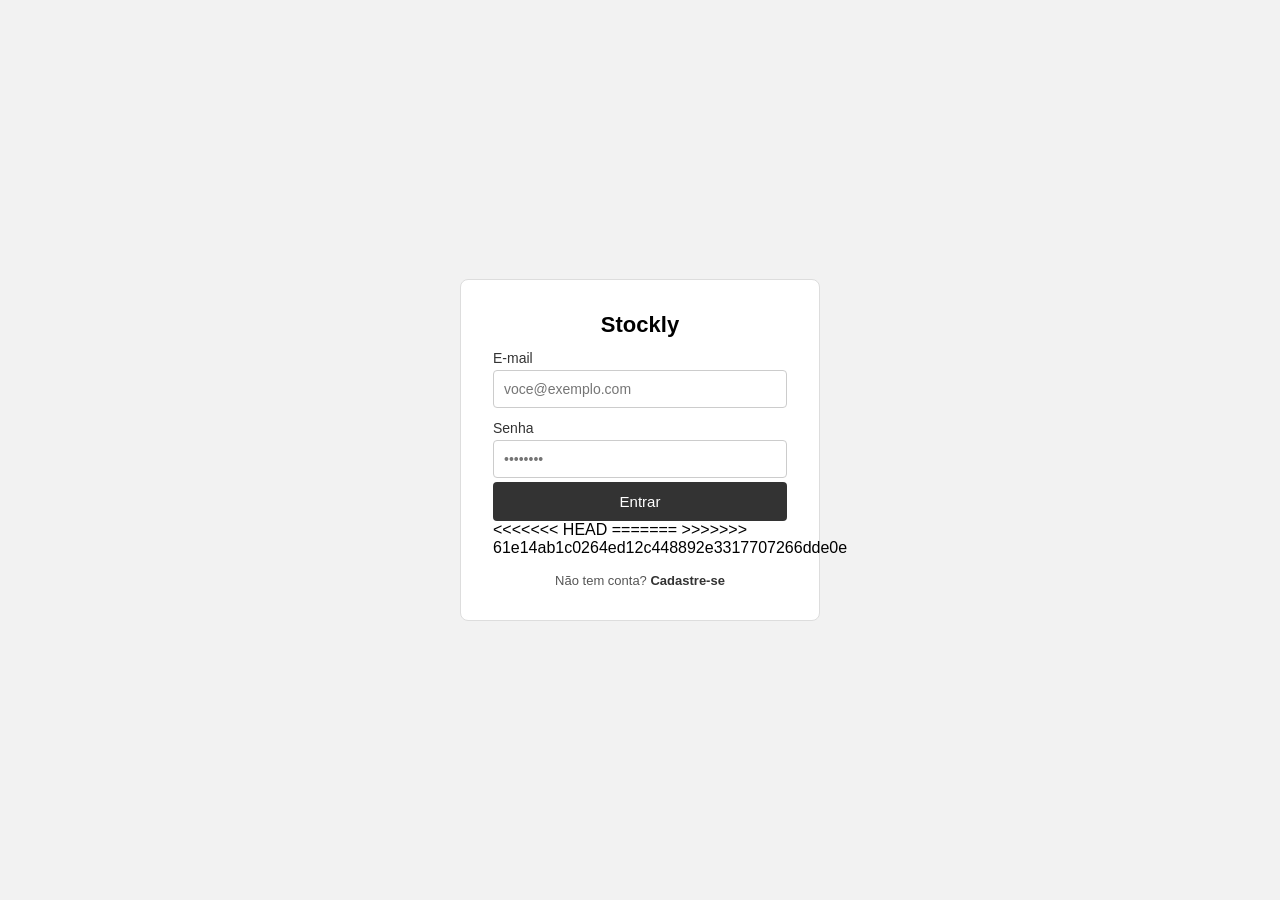
<file: index.html>
<!DOCTYPE html>
<html lang="pt-BR">
<head>
  <meta charset="UTF-8" />
  <meta name="viewport" content="width=device-width, initial-scale=1.0" />
  <title>Stockly — Login</title>
  <link rel="stylesheet" href="css/login.css" />
</head>
<body>

<div class="card">
  <h1>Stockly</h1>

  <form id="loginForm" novalidate>
    <label for="email">E-mail</label>
    <input type="email" id="email" placeholder="voce@exemplo.com" />

    <label for="password">Senha</label>
    <input type="password" id="password" placeholder="••••••••" />

    <button type="submit">Entrar</button>
<<<<<<< HEAD
  
    

=======
>>>>>>> 61e14ab1c0264ed12c448892e3317707266dde0e
  </form>

  <p class="msg" id="msg"></p>

  <p class="link-alt">Não tem conta? <a href="cadastro.html">Cadastre-se</a></p>
</div>

<script src="js/login.js"></script>
</body>
</html>
</file>
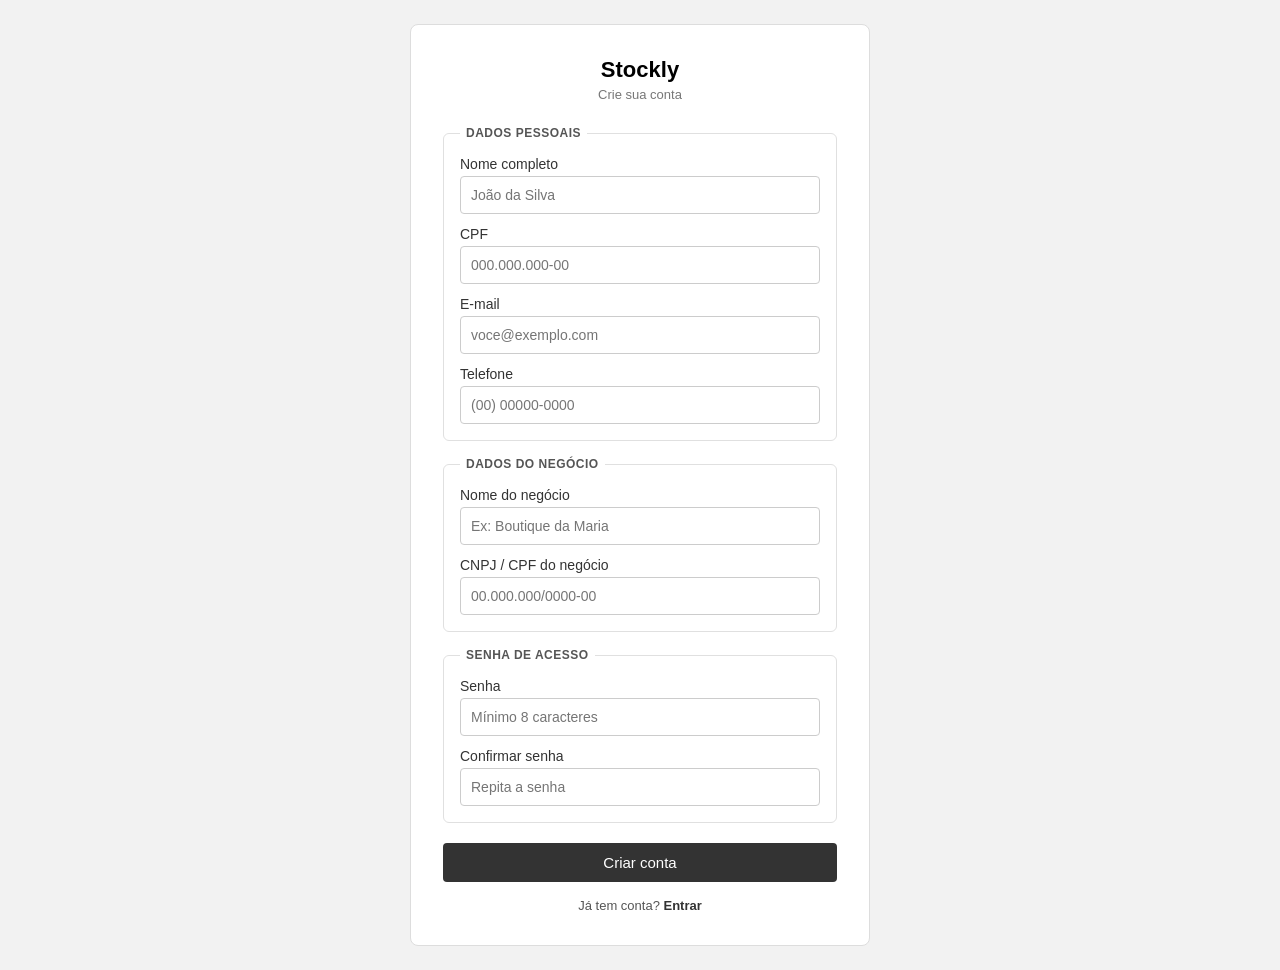
<file: cadastro.html>
<!DOCTYPE html>
<html lang="pt-BR">
<head>
  <meta charset="UTF-8" />
  <meta name="viewport" content="width=device-width, initial-scale=1.0" />
  <title>Stockly — Cadastro</title>
  <link rel="stylesheet" href="css/login.css" />
</head>
<body>

<div class="card card--wide">
  <h1>Stockly</h1>
  <p class="subtitle">Crie sua conta</p>

  <form id="cadastroForm" novalidate>

    <fieldset>
      <legend>Dados pessoais</legend>

      <label for="nome">Nome completo</label>
      <input type="text" id="nome" placeholder="João da Silva" />

      <label for="cpf">CPF</label>
      <input type="text" id="cpf" placeholder="000.000.000-00" maxlength="14" />

      <label for="email">E-mail</label>
      <input type="email" id="email" placeholder="voce@exemplo.com" />

      <label for="telefone">Telefone</label>
      <input type="text" id="telefone" placeholder="(00) 00000-0000" maxlength="15" />
    </fieldset>

    <fieldset>
      <legend>Dados do negócio</legend>

      <label for="nomeNegocio">Nome do negócio</label>
      <input type="text" id="nomeNegocio" placeholder="Ex: Boutique da Maria" />

      <label for="cnpj">CNPJ / CPF do negócio</label>
      <input type="text" id="cnpj" placeholder="00.000.000/0000-00" maxlength="18" />
    </fieldset>

    <fieldset>
      <legend>Senha de acesso</legend>

      <label for="senha">Senha</label>
      <input type="password" id="senha" placeholder="Mínimo 8 caracteres" />

      <label for="confirmarSenha">Confirmar senha</label>
      <input type="password" id="confirmarSenha" placeholder="Repita a senha" />
    </fieldset>

    <button type="submit">Criar conta</button>
  </form>

  <p class="msg" id="msg"></p>

  <p class="link-alt">Já tem conta? <a href="index.html">Entrar</a></p>
</div>

<script src="js/cadastro.js"></script>
</body>
</html>
</file>
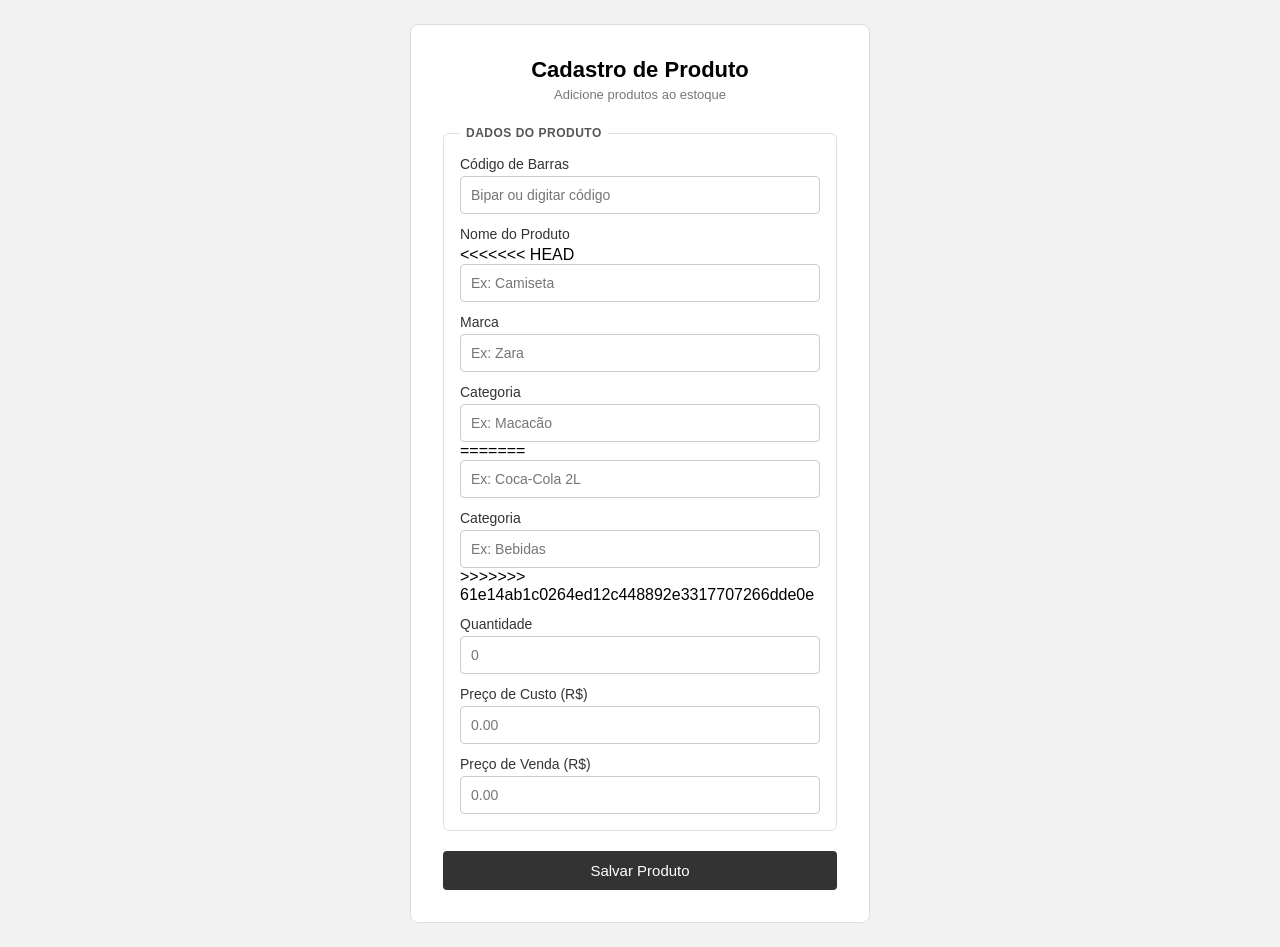
<file: produto.html>
<!DOCTYPE html>
<html lang="pt-BR">
<head>
  <meta charset="UTF-8" />
  <meta name="viewport" content="width=device-width, initial-scale=1.0"/>
  <title>Stockly — Cadastro de Produto</title>
  <link rel="stylesheet" href="css/login.css" />
</head>
<body>

<div class="card card--wide">
  <h1>Cadastro de Produto</h1>
  <p class="subtitle">Adicione produtos ao estoque</p>

  <form id="produtoForm">

    <fieldset>
      <legend>Dados do Produto</legend>

      <label for="codigo">Código de Barras</label>
      <input type="text" id="codigo" placeholder="Bipar ou digitar código" />

      <label for="nomeProduto">Nome do Produto</label>
<<<<<<< HEAD
      <input type="text" id="nomeProduto" placeholder="Ex: Camiseta" />

      <label for="quantidade">Marca</label>
      <input type="text" id="marca" placeholder="Ex: Zara" />

      <label for="categoria">Categoria</label>
      <input type="text" id="categoria" placeholder="Ex: Macacão" />
=======
      <input type="text" id="nomeProduto" placeholder="Ex: Coca-Cola 2L" />

      <label for="categoria">Categoria</label>
      <input type="text" id="categoria" placeholder="Ex: Bebidas" />
>>>>>>> 61e14ab1c0264ed12c448892e3317707266dde0e

      <label for="quantidade">Quantidade</label>
      <input type="number" id="quantidade" placeholder="0" />

      <label for="precoCusto">Preço de Custo (R$)</label>
      <input type="number" step="0.01" id="precoCusto" placeholder="0.00" />

      <label for="precoVenda">Preço de Venda (R$)</label>
      <input type="number" step="0.01" id="precoVenda" placeholder="0.00" />

    </fieldset>

    <button type="submit">Salvar Produto</button>
  </form>

  <p class="msg" id="msg"></p>
</div>

<script src="js/produto.js"></script>
</body>
</html>
</file>
<file: css/login.css>
* { box-sizing: border-box; margin: 0; padding: 0; }

body {
  font-family: Arial, sans-serif;
  background-color: #f2f2f2;
  display: flex;
  align-items: center;
  justify-content: center;
  min-height: 100vh;
  padding: 24px 16px;
}

.card {
  background: #fff;
  border: 1px solid #ddd;
  border-radius: 8px;
  padding: 32px;
  width: 100%;
  max-width: 360px;
}

/* Versão mais larga para o cadastro */
.card--wide {
  max-width: 460px;
}

h1 {
  font-size: 22px;
  margin-bottom: 4px;
  text-align: center;
}

.subtitle {
  font-size: 13px;
  color: #777;
  text-align: center;
  margin-bottom: 24px;
}

/* Fieldsets */
fieldset {
  border: 1px solid #e0e0e0;
  border-radius: 6px;
  padding: 16px;
  margin-bottom: 16px;
}

legend {
  font-size: 12px;
  font-weight: bold;
  color: #555;
  text-transform: uppercase;
  letter-spacing: 0.5px;
  padding: 0 6px;
}

label {
  display: block;
  font-size: 14px;
  margin-bottom: 4px;
  margin-top: 12px;
  color: #333;
}

fieldset label:first-of-type {
  margin-top: 0;
}

input[type="email"],
input[type="password"],
input[type="text"],
input[type="number"] {
  width: 100%;
  padding: 10px;
  border: 1px solid #ccc;
  border-radius: 4px;
  font-size: 14px;
  margin-bottom: 0;
}

input:focus {
  outline: none;
  border-color: #555;
}

button {
  width: 100%;
  padding: 11px;
  background: #333;
  color: #fff;
  border: none;
  border-radius: 4px;
  font-size: 15px;
  cursor: pointer;
  margin-top: 4px;
}

button:hover { background: #52494e; }

.msg {
  margin-top: 12px;
  font-size: 13px;
  text-align: center;
  color: red;
  display: none;
}

.msg.success { color: green; }

/* Link de alternância login ↔ cadastro */
.link-alt {
  margin-top: 16px;
  font-size: 13px;
  text-align: center;
  color: #555;
}

.link-alt a {
  color: #333;
  font-weight: bold;
  text-decoration: none;
}

.link-alt a:hover {
  text-decoration: underline;
}
</file>
